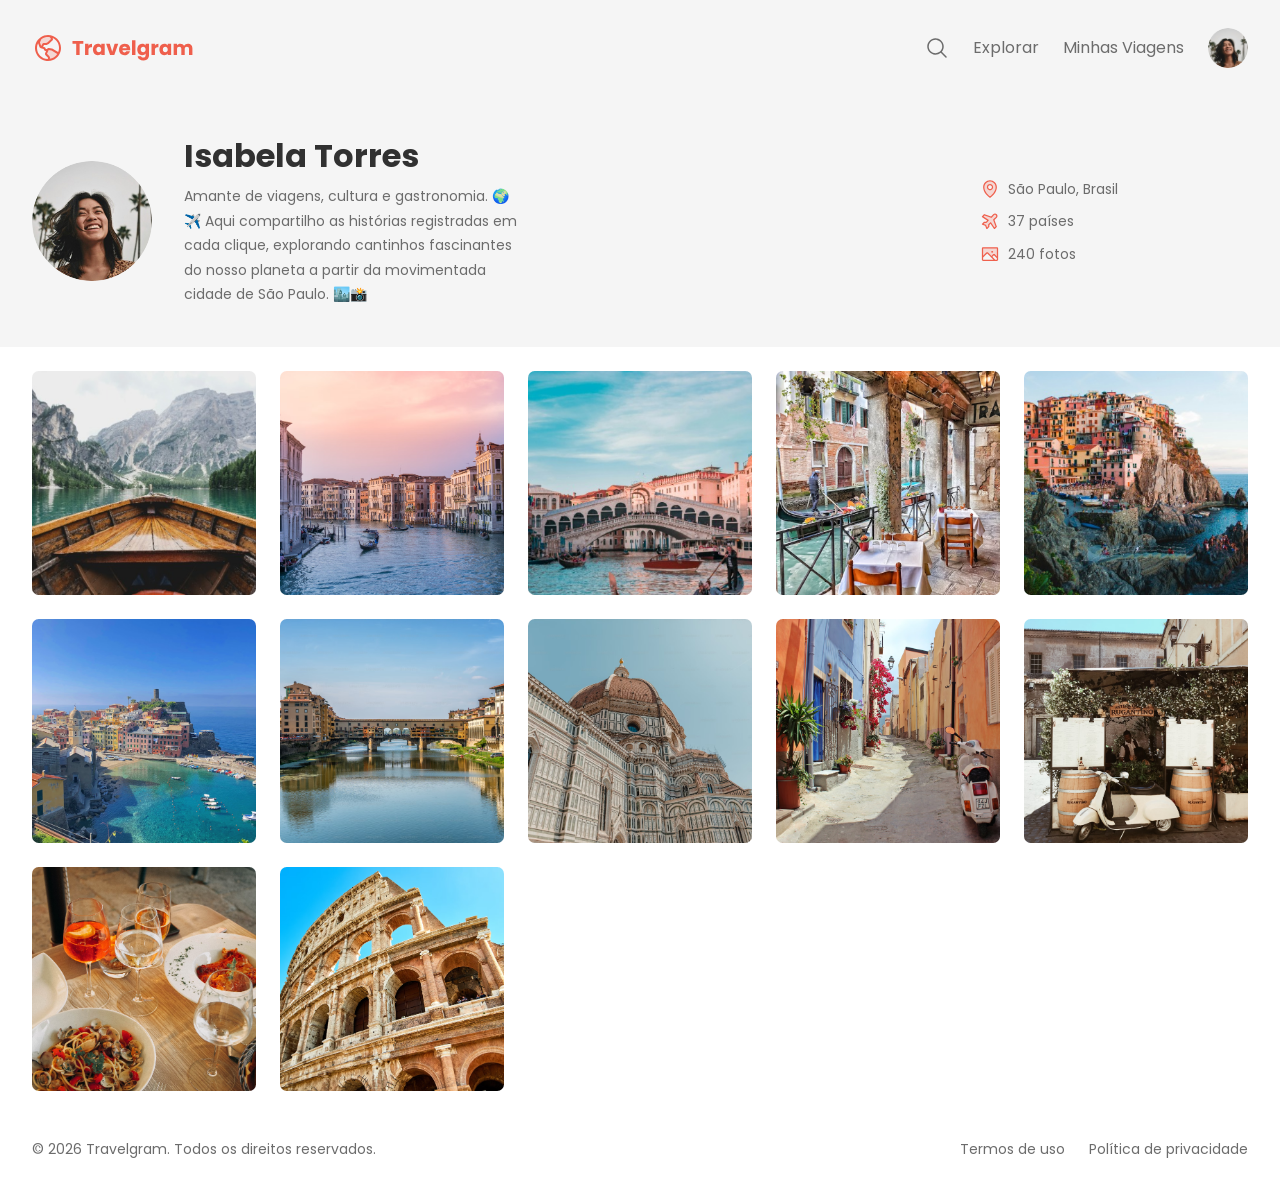
<file: index.html>
<!DOCTYPE html>
<html lang="pt-BR">

<head>
    <meta charset="UTF-8">
    <meta name="viewport" content="width=device-width, initial-scale=1.0">
    <title>Travelgram</title>

    <link rel="preconnect" href="https://fonts.googleapis.com">
    <link rel="preconnect" href="https://fonts.gstatic.com" crossorigin>
    <link href="https://fonts.googleapis.com/css2?family=Poppins:wght@400;700&display=swap" rel="stylesheet">

    <link rel="stylesheet" href="styles/index.css">
</head>

<body>
    <div class="bg-surface-color">
        <nav class="container">
            <a href="#" id="logo">
                <img src="assets/logo.svg" alt="Travelgram">
            </a>

            <ul>
                <li>
                    <a href="#">
                        <img src="assets/icons/MagnifyingGlass.svg" alt="Buscar">
                    </a>
                </li>
                <li><a href="#">Explorar</a></li>
                <li><a href="#">Minhas Viagens</a></li>
                <li>
                    <a href="#">
                        <img src="assets/profile-pic.png" alt="Meu perfil">
                    </a>
                </li>
            </ul>
        </nav>

        <header>
            <div class="container">
                <div id="profile">
                    <img src="assets/profile-pic.png" alt="Foto de Isabela Torres">
                </div>

                <div id="bio">
                    <h1>Isabela Torres</h1>
                    <p>
                        Amante de viagens, cultura e gastronomia. 🌍✈️
                        Aqui compartilho as histórias registradas em cada clique, explorando cantinhos fascinantes
                        do nosso planeta a partir da movimentada cidade de São Paulo. 🏙️📸
                    </p>
                </div>

                <ul id="info">
                    <li>
                        <img src="assets/icons/MapPin.svg" alt="Localização">
                        <span>São Paulo, Brasil</span>
                    </li>
                    <li>
                        <img src="assets/icons/AirplaneTilt.svg" alt="Avião">
                        <span>37 países</span>
                    </li>
                    <li>
                        <img src="assets/icons/Image.svg" alt="Câmera">
                        <span>240 fotos</span>
                    </li>
                </ul>
            </div>
        </header>
    </div>
    <main class="container">
        <img src="assets/images/image-01.png" alt="...">
        <img src="assets/images/image-02.png" alt="...">
        <img src="assets/images/image-03.png" alt="...">
        <img src="assets/images/image-04.png" alt="...">
        <img src="assets/images/image-05.png" alt="...">
        <img src="assets/images/image-06.png" alt="...">
        <img src="assets/images/image-07.png" alt="...">
        <img src="assets/images/image-08.png" alt="...">
        <img src="assets/images/image-09.png" alt="...">
        <img src="assets/images/image-10.png" alt="...">
        <img src="assets/images/image-11.png" alt="...">
        <img src="assets/images/image-12.png" alt="...">
    </main>
    <footer class="container">
        <span> &copy; 2026 Travelgram. Todos os direitos reservados.</span>
        <span>Termos de uso</span>
        <span>Política de privacidade</span>
    </footer>

</body>



</html>
</file>
<file: styles/index.css>
@import url(global.css);
@import url(nav.css);
@import url(header.css);
@import url(main.css);
@import url(footer.css);
</file>
